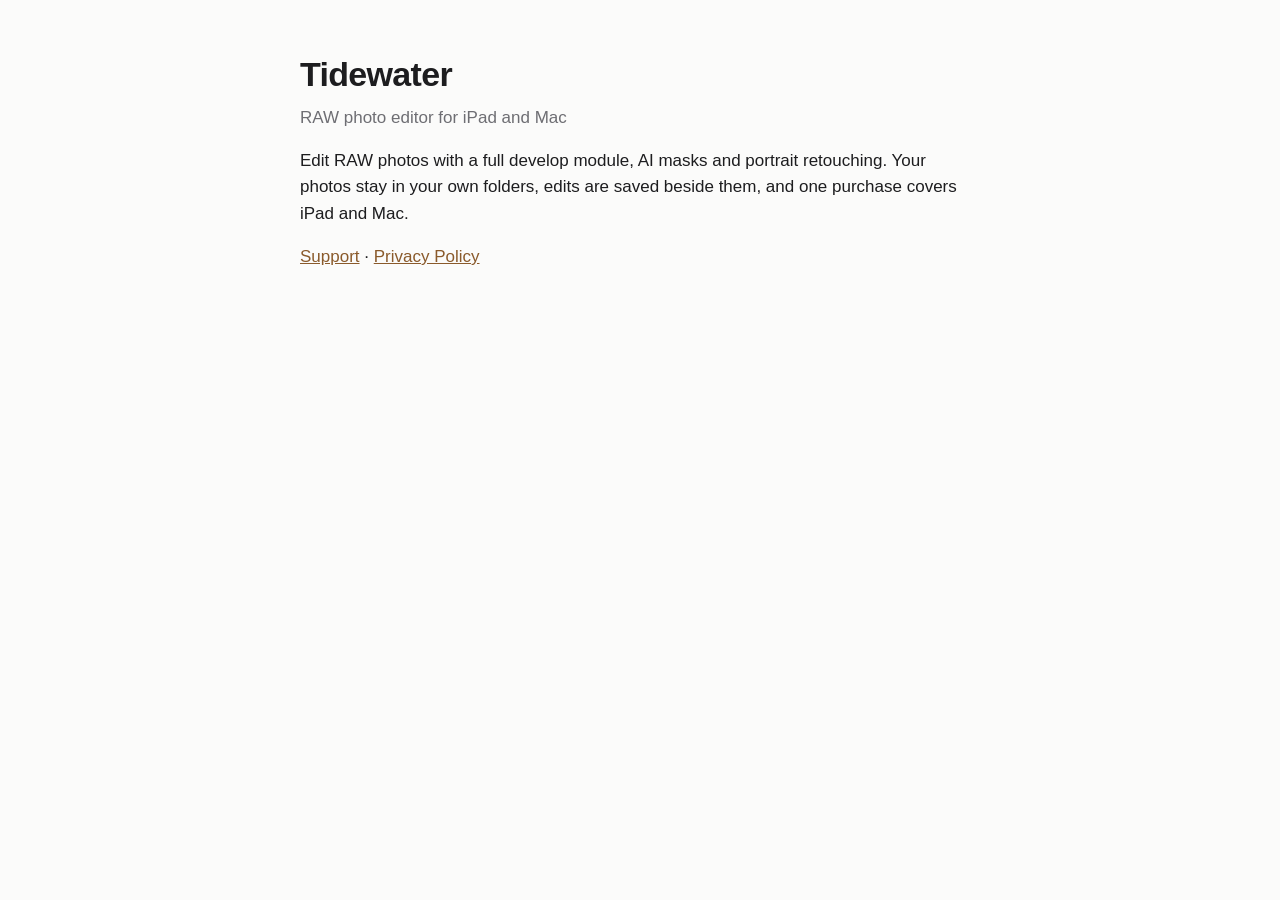
<file: index.html>
<!doctype html>
<html lang="en">
<head>
<meta charset="utf-8">
<meta name="viewport" content="width=device-width, initial-scale=1">
<title>Tidewater Photo Editor</title>
<link rel="stylesheet" href="style.css">
</head>
<body>
<main>
<h1>Tidewater</h1>
<p class="meta">RAW photo editor for iPad and Mac</p>
<p>Edit RAW photos with a full develop module, AI masks and portrait retouching. Your photos stay in your own folders, edits are saved beside them, and one purchase covers iPad and Mac.</p>
<p><a href="support.html">Support</a> · <a href="privacy.html">Privacy Policy</a></p>
</main>
</body>
</html>
</file>
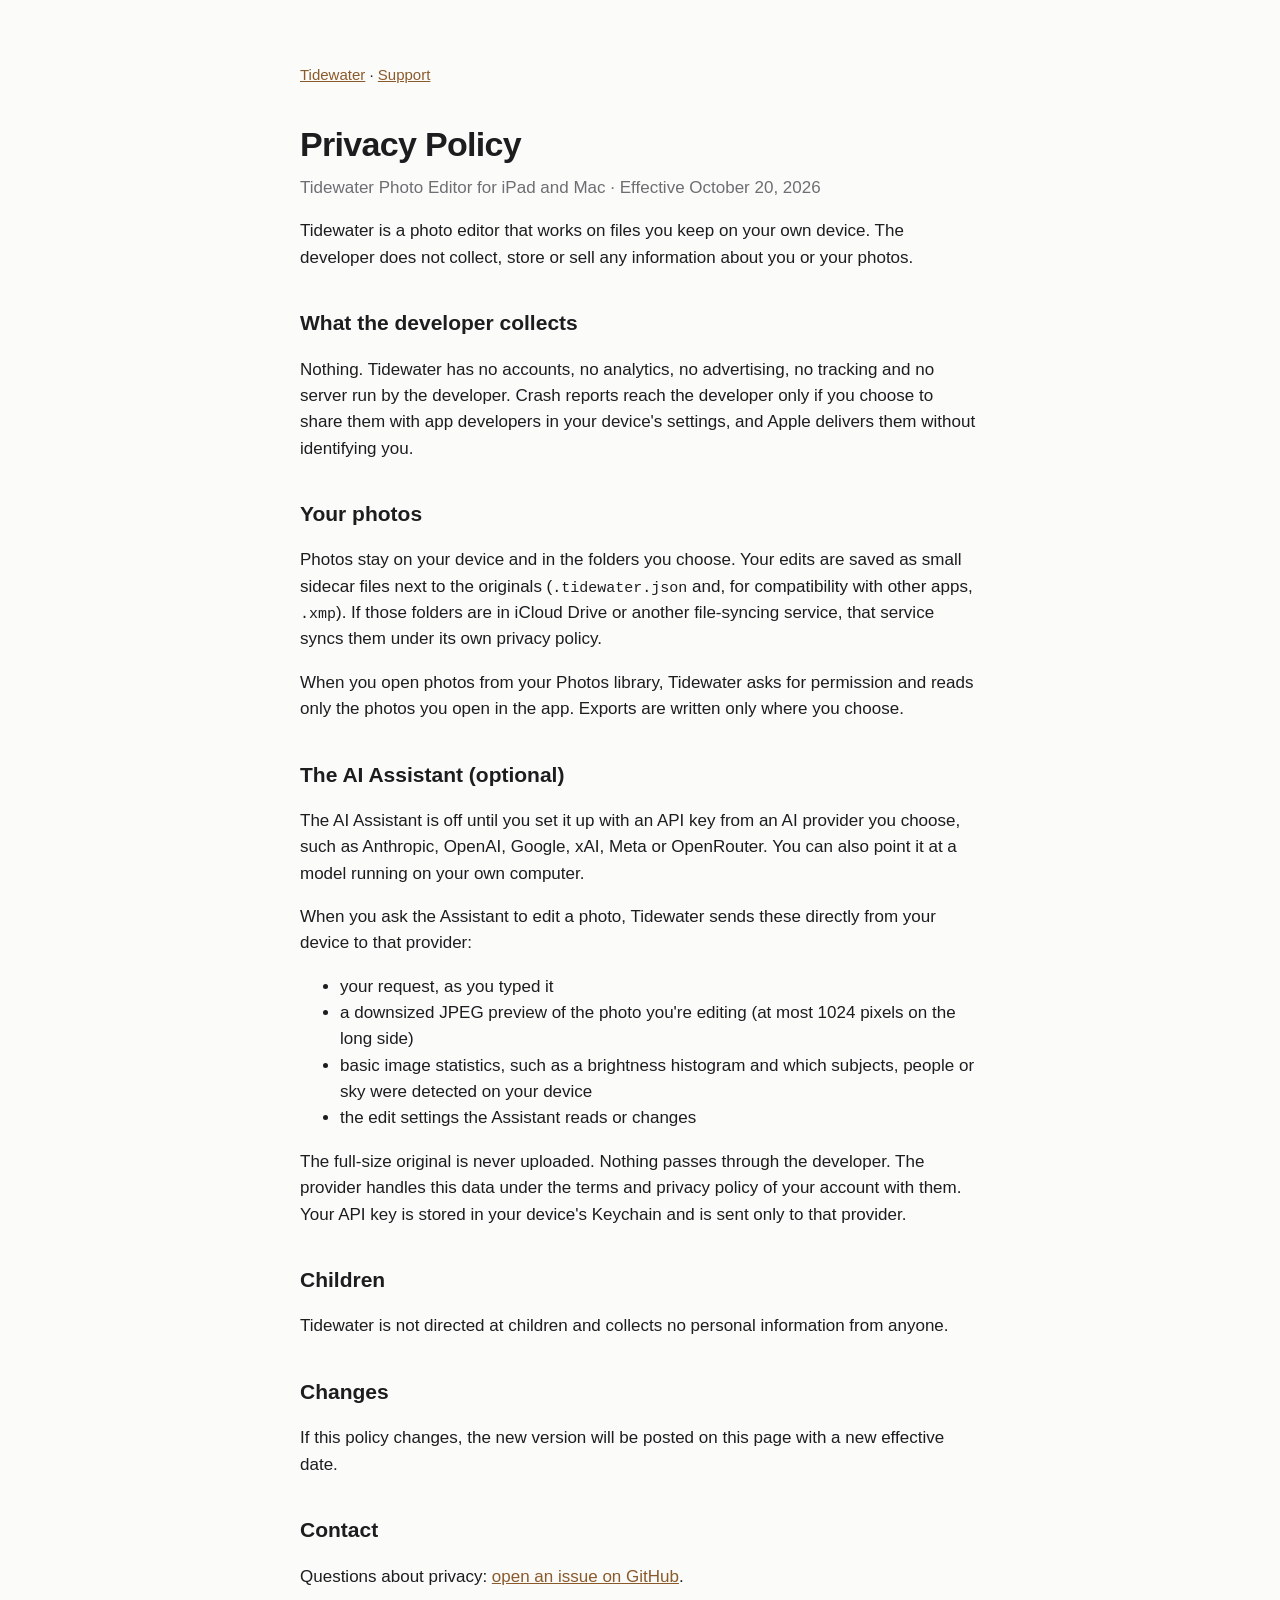
<file: privacy.html>
<!doctype html>
<html lang="en">
<head>
<meta charset="utf-8">
<meta name="viewport" content="width=device-width, initial-scale=1">
<title>Tidewater Privacy Policy</title>
<link rel="stylesheet" href="style.css">
</head>
<body>
<main>
<p class="nav"><a href="./">Tidewater</a> · <a href="support.html">Support</a></p>
<h1>Privacy Policy</h1>
<p class="meta">Tidewater Photo Editor for iPad and Mac · Effective October 20, 2026</p>

<p>Tidewater is a photo editor that works on files you keep on your own device. The developer does not collect, store or sell any information about you or your photos.</p>

<h2>What the developer collects</h2>
<p>Nothing. Tidewater has no accounts, no analytics, no advertising, no tracking and no server run by the developer. Crash reports reach the developer only if you choose to share them with app developers in your device's settings, and Apple delivers them without identifying you.</p>

<h2>Your photos</h2>
<p>Photos stay on your device and in the folders you choose. Your edits are saved as small sidecar files next to the originals (<code>.tidewater.json</code> and, for compatibility with other apps, <code>.xmp</code>). If those folders are in iCloud Drive or another file-syncing service, that service syncs them under its own privacy policy.</p>
<p>When you open photos from your Photos library, Tidewater asks for permission and reads only the photos you open in the app. Exports are written only where you choose.</p>

<h2>The AI Assistant (optional)</h2>
<p>The AI Assistant is off until you set it up with an API key from an AI provider you choose, such as Anthropic, OpenAI, Google, xAI, Meta or OpenRouter. You can also point it at a model running on your own computer.</p>
<p>When you ask the Assistant to edit a photo, Tidewater sends these directly from your device to that provider:</p>
<ul>
<li>your request, as you typed it</li>
<li>a downsized JPEG preview of the photo you're editing (at most 1024 pixels on the long side)</li>
<li>basic image statistics, such as a brightness histogram and which subjects, people or sky were detected on your device</li>
<li>the edit settings the Assistant reads or changes</li>
</ul>
<p>The full-size original is never uploaded. Nothing passes through the developer. The provider handles this data under the terms and privacy policy of your account with them. Your API key is stored in your device's Keychain and is sent only to that provider.</p>

<h2>Children</h2>
<p>Tidewater is not directed at children and collects no personal information from anyone.</p>

<h2>Changes</h2>
<p>If this policy changes, the new version will be posted on this page with a new effective date.</p>

<h2>Contact</h2>
<p>Questions about privacy: <a href="https://github.com/pilmen/tidewater-app/issues">open an issue on GitHub</a>.</p>
</main>
</body>
</html>
</file>
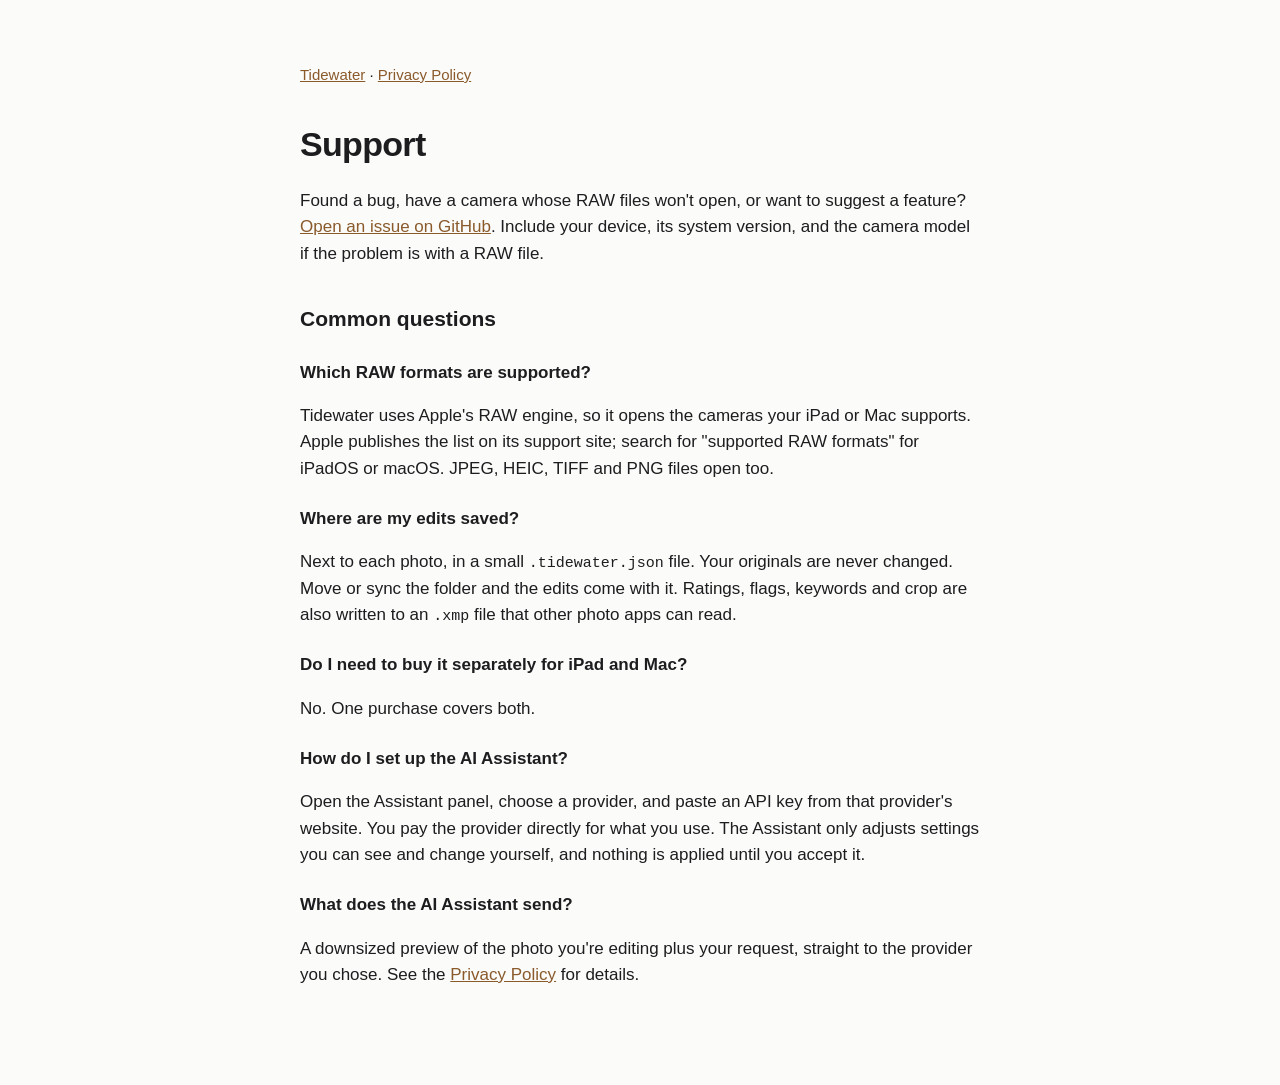
<file: support.html>
<!doctype html>
<html lang="en">
<head>
<meta charset="utf-8">
<meta name="viewport" content="width=device-width, initial-scale=1">
<title>Tidewater Support</title>
<link rel="stylesheet" href="style.css">
</head>
<body>
<main>
<p class="nav"><a href="./">Tidewater</a> · <a href="privacy.html">Privacy Policy</a></p>
<h1>Support</h1>
<p>Found a bug, have a camera whose RAW files won't open, or want to suggest a feature? <a href="https://github.com/pilmen/tidewater-app/issues/new">Open an issue on GitHub</a>. Include your device, its system version, and the camera model if the problem is with a RAW file.</p>

<h2>Common questions</h2>

<h3>Which RAW formats are supported?</h3>
<p>Tidewater uses Apple's RAW engine, so it opens the cameras your iPad or Mac supports. Apple publishes the list on its support site; search for "supported RAW formats" for iPadOS or macOS. JPEG, HEIC, TIFF and PNG files open too.</p>

<h3>Where are my edits saved?</h3>
<p>Next to each photo, in a small <code>.tidewater.json</code> file. Your originals are never changed. Move or sync the folder and the edits come with it. Ratings, flags, keywords and crop are also written to an <code>.xmp</code> file that other photo apps can read.</p>

<h3>Do I need to buy it separately for iPad and Mac?</h3>
<p>No. One purchase covers both.</p>

<h3>How do I set up the AI Assistant?</h3>
<p>Open the Assistant panel, choose a provider, and paste an API key from that provider's website. You pay the provider directly for what you use. The Assistant only adjusts settings you can see and change yourself, and nothing is applied until you accept it.</p>

<h3>What does the AI Assistant send?</h3>
<p>A downsized preview of the photo you're editing plus your request, straight to the provider you chose. See the <a href="privacy.html">Privacy Policy</a> for details.</p>
</main>
</body>
</html>
</file>
<file: style.css>
:root { color-scheme: light dark; --fg: #1d1d1f; --muted: #6e6e73; --bg: #fbfbfa; --link: #8a5a2b; }
@media (prefers-color-scheme: dark) { :root { --fg: #f2f2f2; --muted: #a1a1a6; --bg: #161615; --link: #e0b07a; } }
body { margin: 0; background: var(--bg); color: var(--fg); font: 17px/1.55 -apple-system, BlinkMacSystemFont, "Helvetica Neue", sans-serif; }
main { max-width: 680px; margin: 0 auto; padding: 48px 20px 80px; }
h1 { font-size: 34px; margin: 0 0 4px; letter-spacing: -0.02em; }
h2 { font-size: 21px; margin: 36px 0 8px; }
h3 { font-size: 17px; margin: 24px 0 4px; }
.meta { color: var(--muted); margin-top: 0; }
.nav { font-size: 15px; margin-bottom: 32px; }
a { color: var(--link); }
code { font-size: 15px; }
</file>
